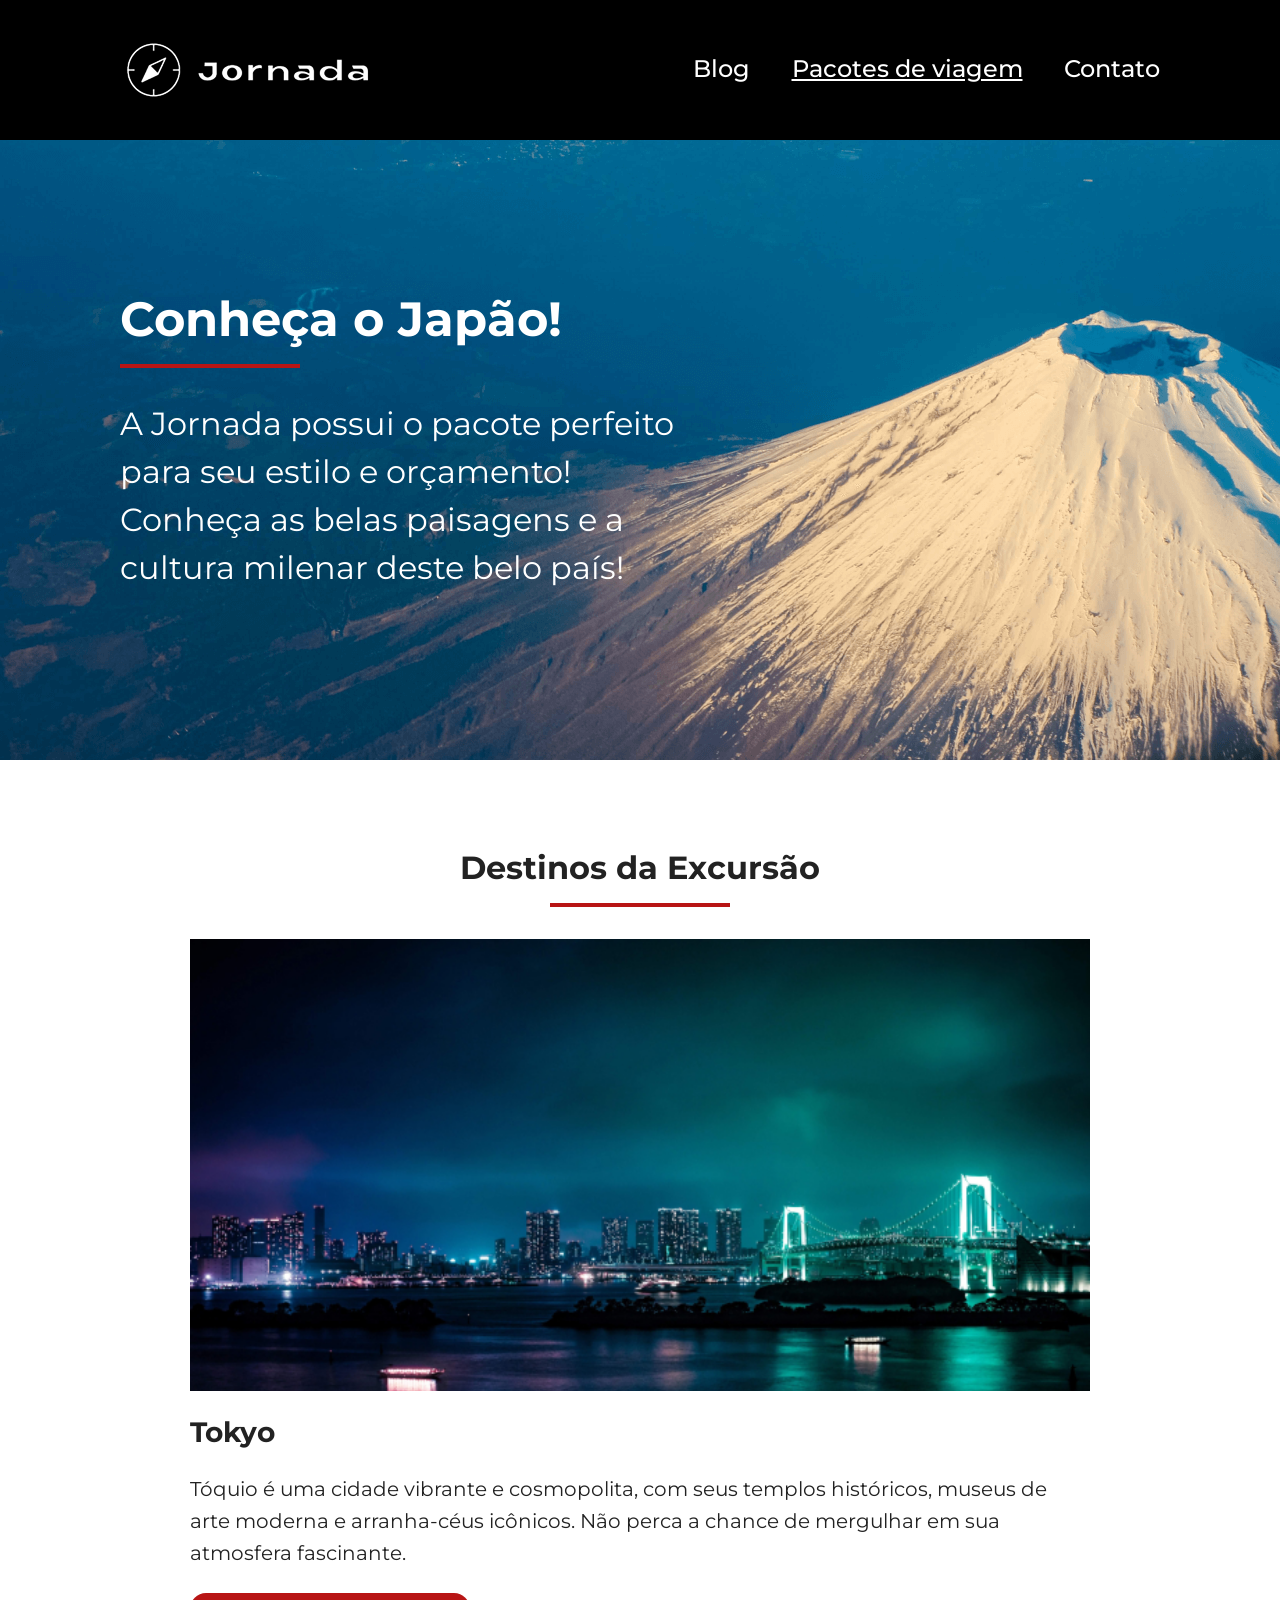
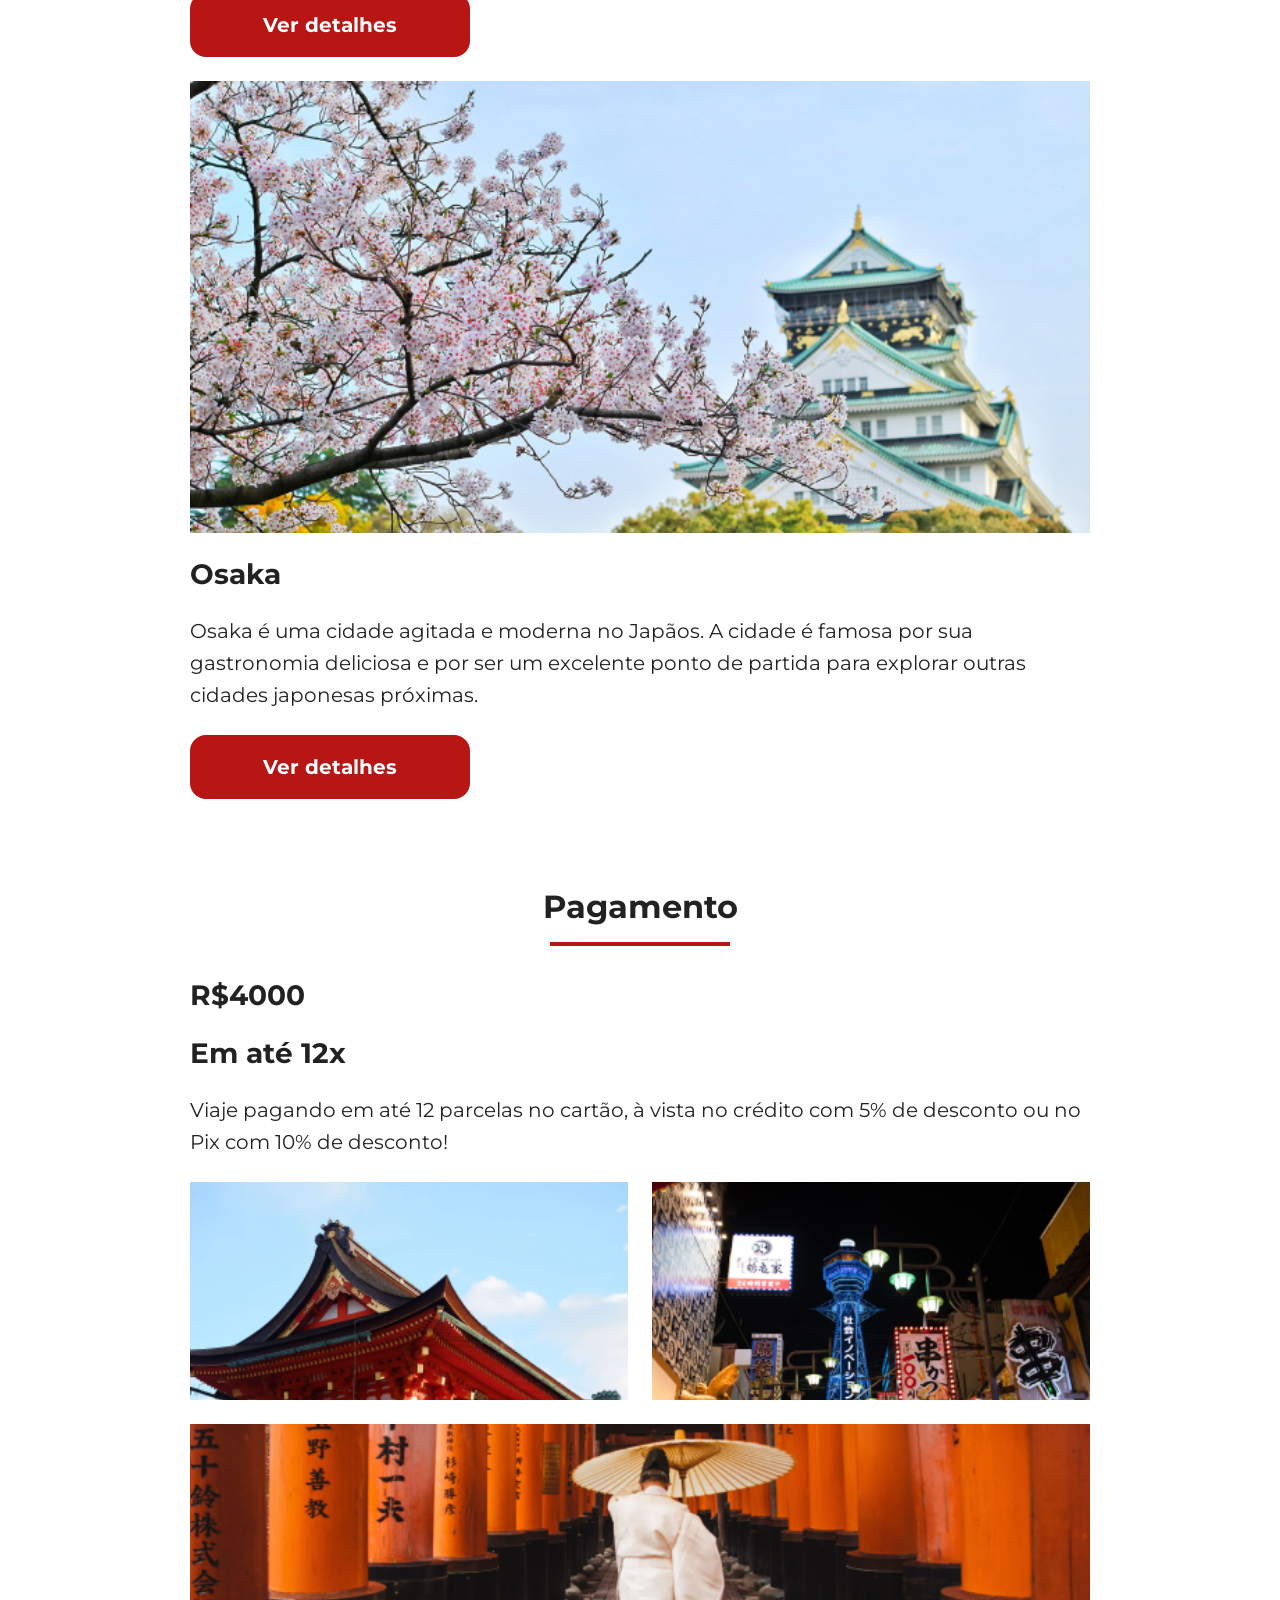
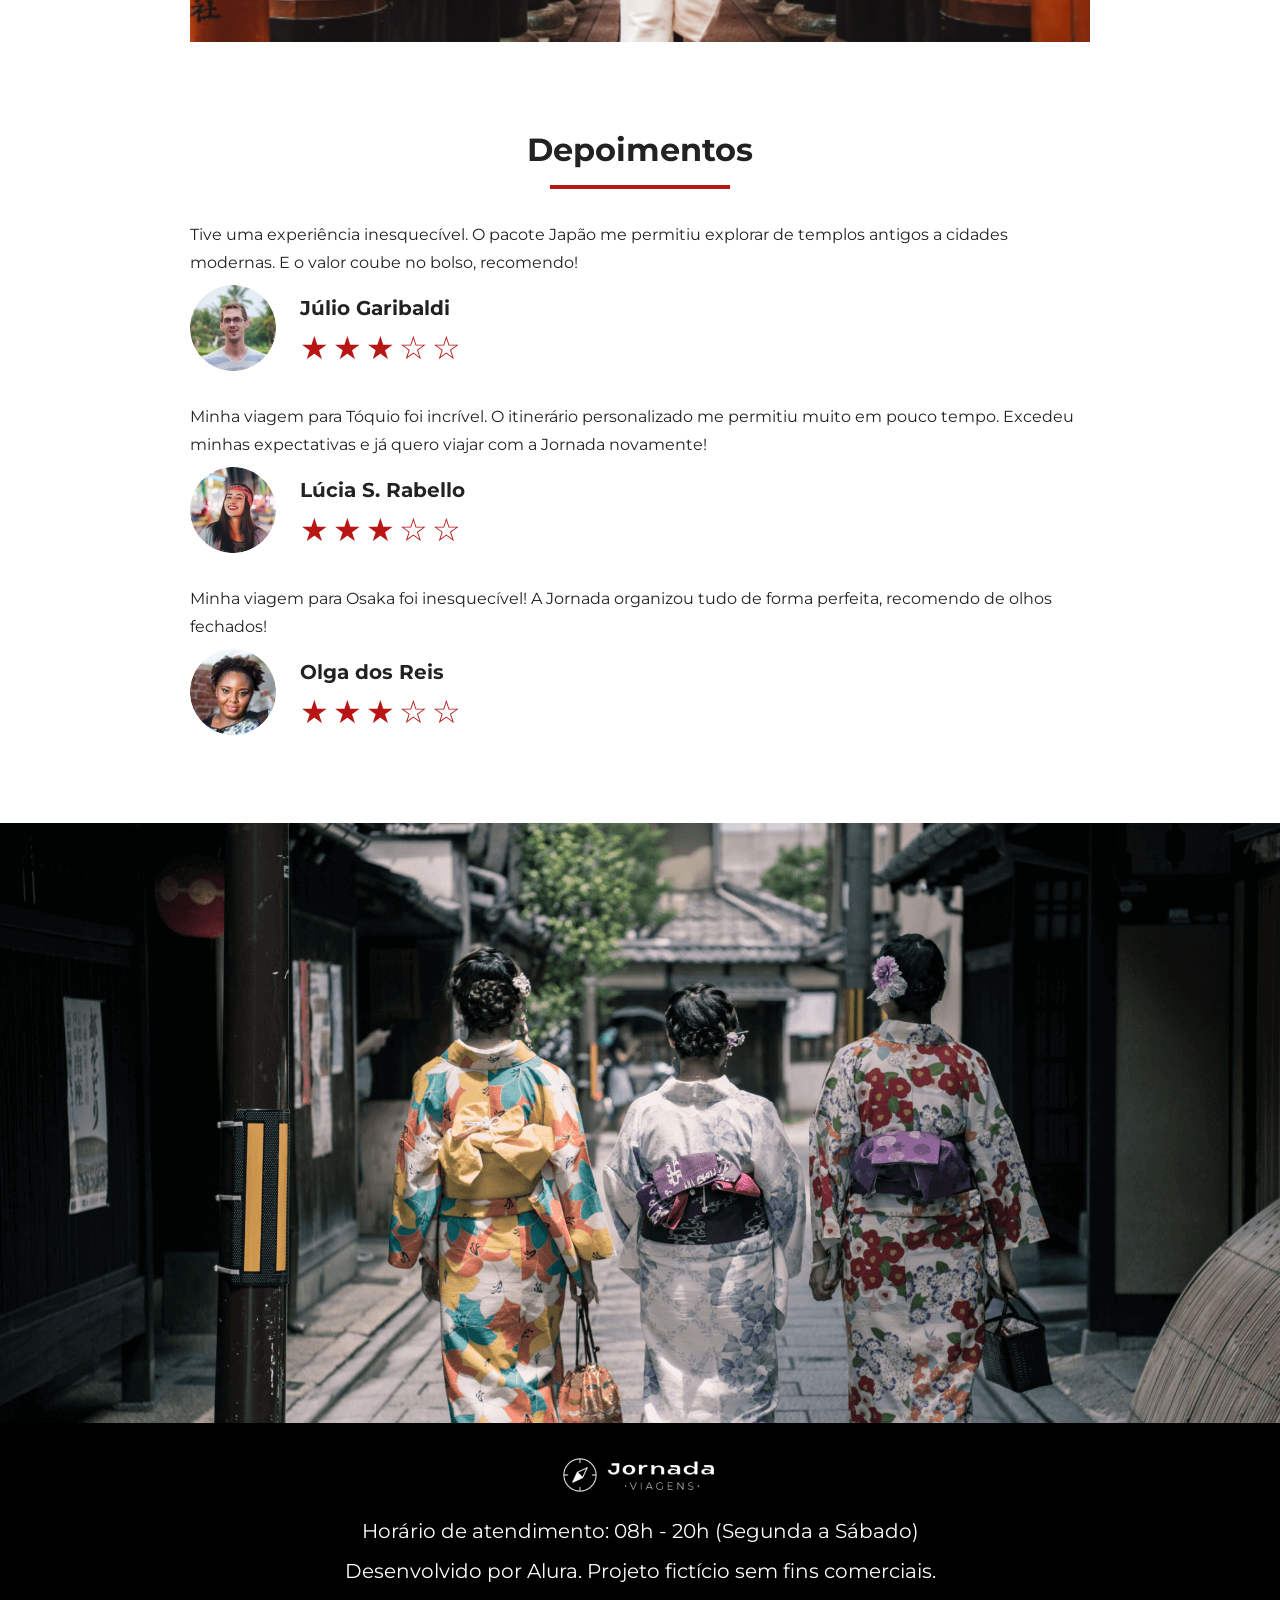
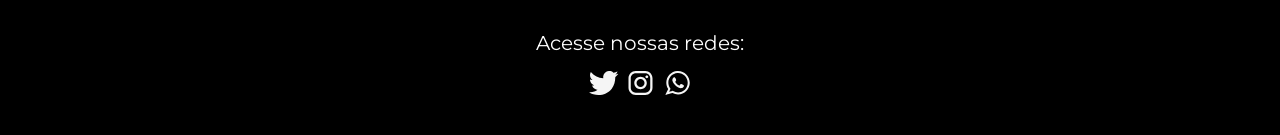
<file: pacotes-de-viagens.html>
<!DOCTYPE html>
<html lang="pt-BR">
  <head>
    <meta charset="UTF-8" />
    <meta name="viewport" content="width=device-width, initial-scale=1.0" />
    <meta
      name="description"
      content="Jornada Viagens,uma agência apaixonada por criar viagens inesquecíveis"
    />

    <meta name="og:title" content="Jornada Viagens" />
    <meta
      name="og:description"
      content="Jornada Viagens,uma agência apaixonada por criar viagens inesquecíveis"
    />
    <meta
      name="og:image"
      content="https://leitzkeric.github.io/jornada-viagens/img/logo-footer.png"
    />
    <meta name="og:type" content="website" />
    <meta
      name="og:url"
      content="https://leitzkeric.github.io/jornada-viagens"
    />

    <link rel="icon" href="favico.svg" type="xml/svg" />
    <link rel="stylesheet" href="./css/style.css" />

    <title>Jornada Viagens</title>
  </head>
  <body>
    <header class="main-header">
      <a class="logo" href="index.html" title="voltar para a página inicial">
        <img
          class="img-mobile"
          src="img/bussola-jornada-branco.png"
          alt="Bussola do logo Jornada Viagens na cor branca"
        />
        <img
          class="img-desktop"
          src="img/bussola-texto-jornada-branco.png"
          alt="Logo Jornada Viagens na cor branca"
        />
      </a>
      <div class="navigation-menu">
        <label for="menu">
          <img src="img/menu.png" alt="menu" />
        </label>
        <input type="checkbox" id="menu" hidden />
        <nav>
          <ul class="list-links">
            <li>
              <a href="blog.html" target="_blank" title="Acessar Blog">Blog</a>
            </li>
            <li>
              <a
                class="active"
                href="pacotes-de-viagens.html"
                target="_blank"
                title="Acessar Pacotes de viagem"
                >Pacotes de viagem</a
              >
            </li>
            <li>
              <a href="contato.html" target="_blank" title="Acessar Contato"
                >Contato</a
              >
            </li>
          </ul>
        </nav>
      </div>
    </header>
    <section class="travel-packages hero">
      <div class="hero-img">
        <div class="hero-content">
          <h1>Conheça o Japão!</h1>
          <hr />
          <p>
            A Jornada possui o pacote perfeito para seu estilo e orçamento!
            Conheça as belas paisagens e a cultura milenar deste belo país!
          </p>
        </div>
      </div>
    </section>

    <section class="travel-packages destinations">
      <div class="section-title">
        <h2>Destinos da Excursão</h2>
        <hr />
      </div>
      <div class="destination-items">
        <article class="item tokyo">
          <header>
            <div class="img-item"></div>
            <h3 class="content-title">Tokyo</h3>
          </header>
          <p class="content-text">
            Tóquio é uma cidade vibrante e cosmopolita, com seus templos
            históricos, museus de arte moderna e arranha-céus icônicos. Não
            perca a chance de mergulhar em sua atmosfera fascinante.
          </p>
          <footer>
            <a
              href="#"
              class="button"
              target="_blank"
              title="Veja mais detalhes do destino Tokyo"
              >Ver detalhes</a
            >
          </footer>
        </article>
        <article class="item osaka">
          <header>
            <div class="img-item"></div>
            <h3 class="content-title">Osaka</h3>
          </header>
          <p class="content-text">
            Osaka é uma cidade agitada e moderna no Japãos. A cidade é famosa
            por sua gastronomia deliciosa e por ser um excelente ponto de
            partida para explorar outras cidades japonesas próximas.
          </p>
          <footer>
            <a
              href="#"
              class="button"
              target="_blank"
              title="Veja mais detalhes do destino Osaka"
              >Ver detalhes</a
            >
          </footer>
        </article>
      </div>
    </section>
    <section class="travel-packages payments">
      <div class="section-title">
        <h2>Pagamento</h2>
        <hr />
      </div>
      <div class="content-container">
        <div class="text-content">
          <h3 class="content-title">R$4000</h3>
          <h3 class="content-title">Em até 12x</h3>

          <p class="content-text">
            Viaje pagando em até 12 parcelas no cartão, à vista no crédito com
            5% de desconto ou no Pix com 10% de desconto!
          </p>
        </div>
        <div class="image-gallery">
          <div class="image first"></div>
          <div class="image second"></div>
          <div class="image thirdy colspan-2"></div>
        </div>
      </div>
    </section>
    <section class="testimonials">
      <div class="section-title">
        <h2>Depoimentos</h2>
        <hr />
      </div>
      <div class="testimonial-container">
        <article>
          <header>
            <p>
              Tive uma experiência inesquecível. O pacote Japão me permitiu
              explorar de templos antigos a cidades modernas. E o valor coube no
              bolso, recomendo!
            </p>
          </header>
          <footer>
            <img
              src="img/travel-packages/avatar-julio.png"
              alt="imagem de perfil do cliente Júlio Garibaldi"
            />
            <div class="profile-content">
              <h3>Júlio Garibaldi</h3>
              <div class="rating">
                <span class="star">★</span>
                <span class="star">★</span>
                <span class="star">★</span>
                <span class="star">☆</span>
                <span class="star">☆</span>
              </div>
            </div>
          </footer>
        </article>
        <article>
          <header>
            <p>
              Minha viagem para Tóquio foi incrível. O itinerário personalizado
              me permitiu muito em pouco tempo. Excedeu minhas expectativas e já
              quero viajar com a Jornada novamente!
            </p>
          </header>
          <footer>
            <img
              src="img/travel-packages/avatar-lucia.png"
              alt="imagem de perfil da cliente Lúcia S. Rabello"
            />
            <div class="profile-content">
              <h3>Lúcia S. Rabello</h3>
              <div class="rating">
                <span class="star">★</span>
                <span class="star">★</span>
                <span class="star">★</span>
                <span class="star">☆</span>
                <span class="star">☆</span>
              </div>
            </div>
          </footer>
        </article>
        <article>
          <header>
            <p>
              Minha viagem para Osaka foi inesquecível! A Jornada organizou tudo
              de forma perfeita, recomendo de olhos fechados!
            </p>
          </header>
          <footer>
            <img
              src="img/travel-packages/avatar-olga.png"
              alt="imagem de perfil da cliente Olga dos Reis"
            />
            <div class="profile-content">
              <h3>Olga dos Reis</h3>
              <div class="rating">
                <span class="star">★</span>
                <span class="star">★</span>
                <span class="star">★</span>
                <span class="star">☆</span>
                <span class="star">☆</span>
              </div>
            </div>
          </footer>
        </article>
      </div>
    </section>
    <section class="travel-packages bottom-hero">
      <div class="hero-img"></div>
    </section>
    <footer class="main-footer">
      <div class="footer-content">
        <img src="img/logo-footer.png" alt="logo completo Jornada Viagens" />
        <p>Horário de atendimento: 08h - 20h (Segunda a Sábado)</p>
        <p>Desenvolvido por Alura. Projeto fictício sem fins comerciais.</p>
      </div>
      <div class="footer-social">
        <p>Acesse nossas redes:</p>

        <a href="#" target="_blank" title="Acesse o Twitter do Jornada Viagens"
          ><img
            src="img/icone-twitter.svg"
            alt="icone do Twitter na cor branca"
        /></a>

        <a
          href="#"
          target="_blank"
          title="Acesse o Instagram do Jornada Viagens"
          ><img
            src="img/icone-instagram.svg"
            alt="icone do Instagram na cor branca"
        /></a>

        <a href="#" target="_blank" title="Entre em contato através do whatsapp"
          ><img
            src="img/icone-whatsapp.svg"
            alt="icone do whatsapp na cor branca"
        /></a>
      </div>
    </footer>
  </body>
</html>
</file>
<file: css/style.css>
@import url(global.css);
@import url(header.css);
@import url(hero.css);
@import url(offers.css);
@import url(categories.css);
@import url(destinations.css);
@import url(payments.css);
@import url(testimonials.css);
@import url(footer.css);
</file>
